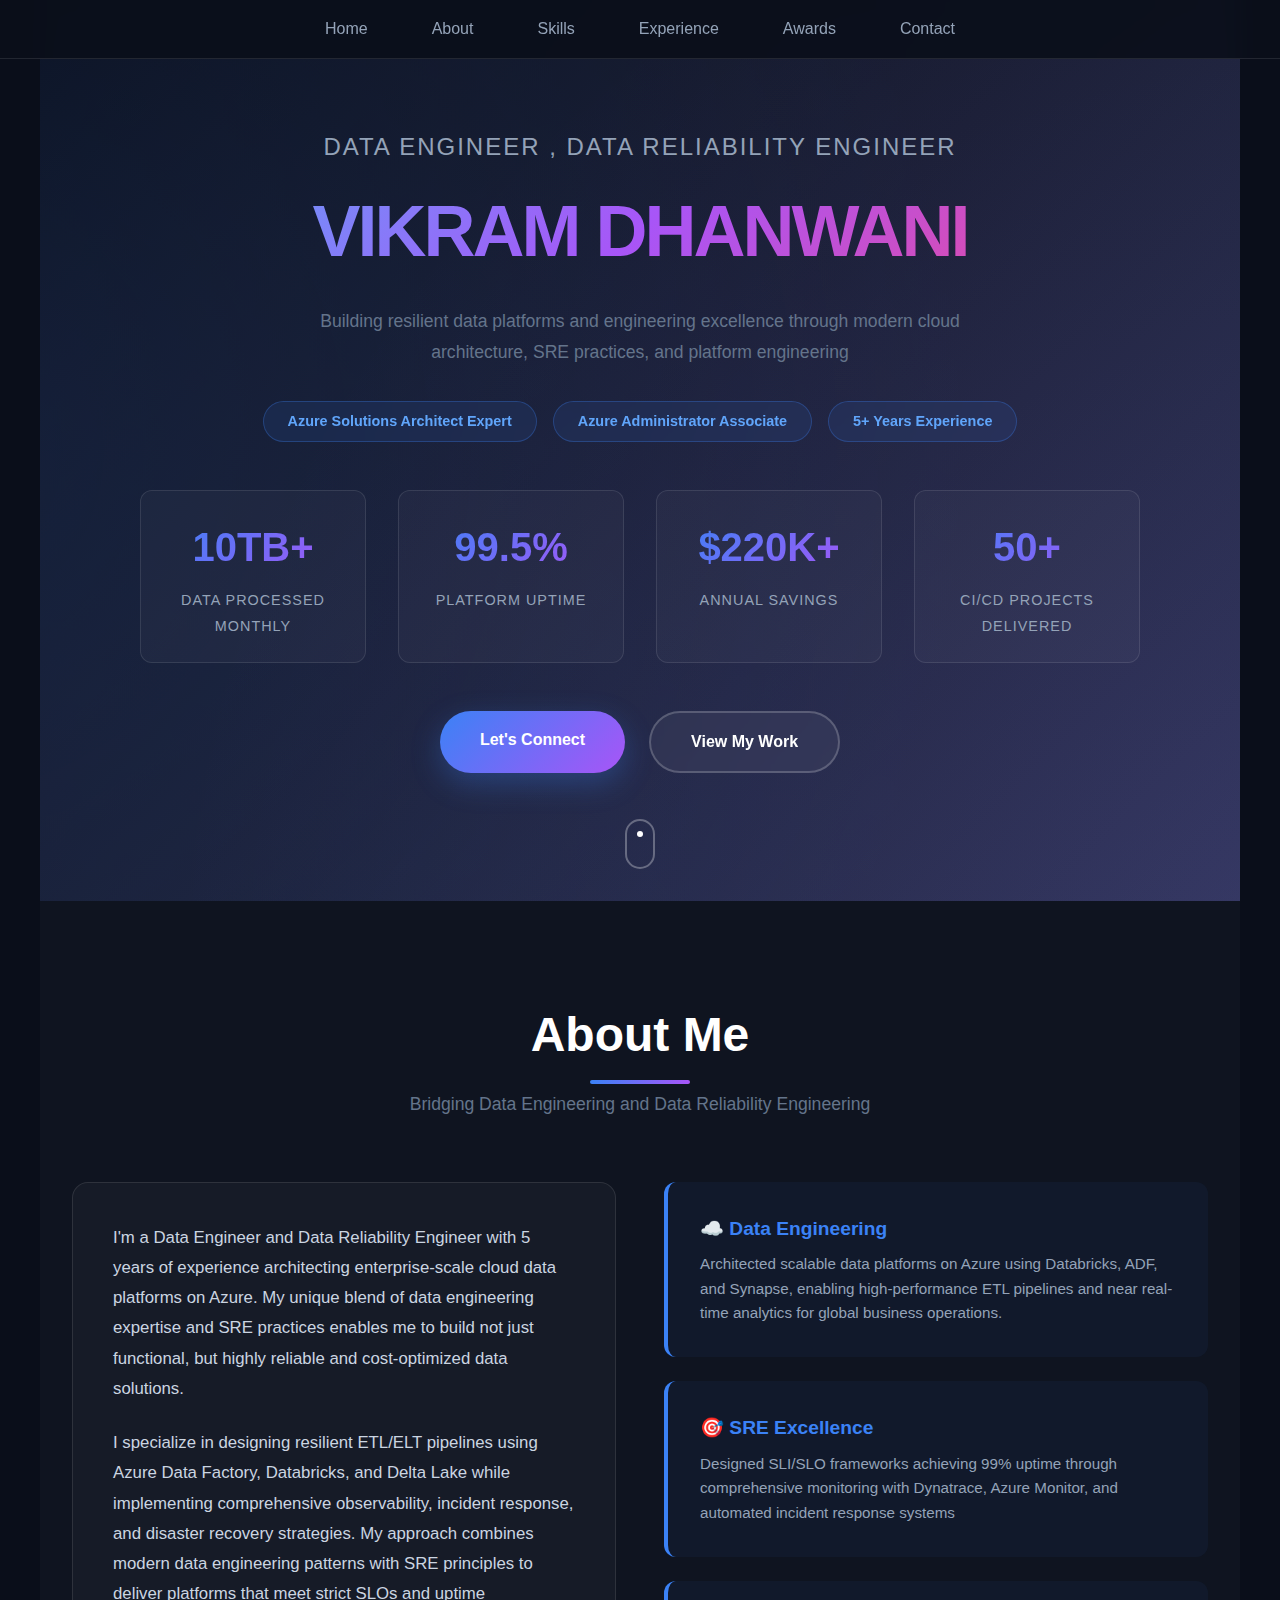
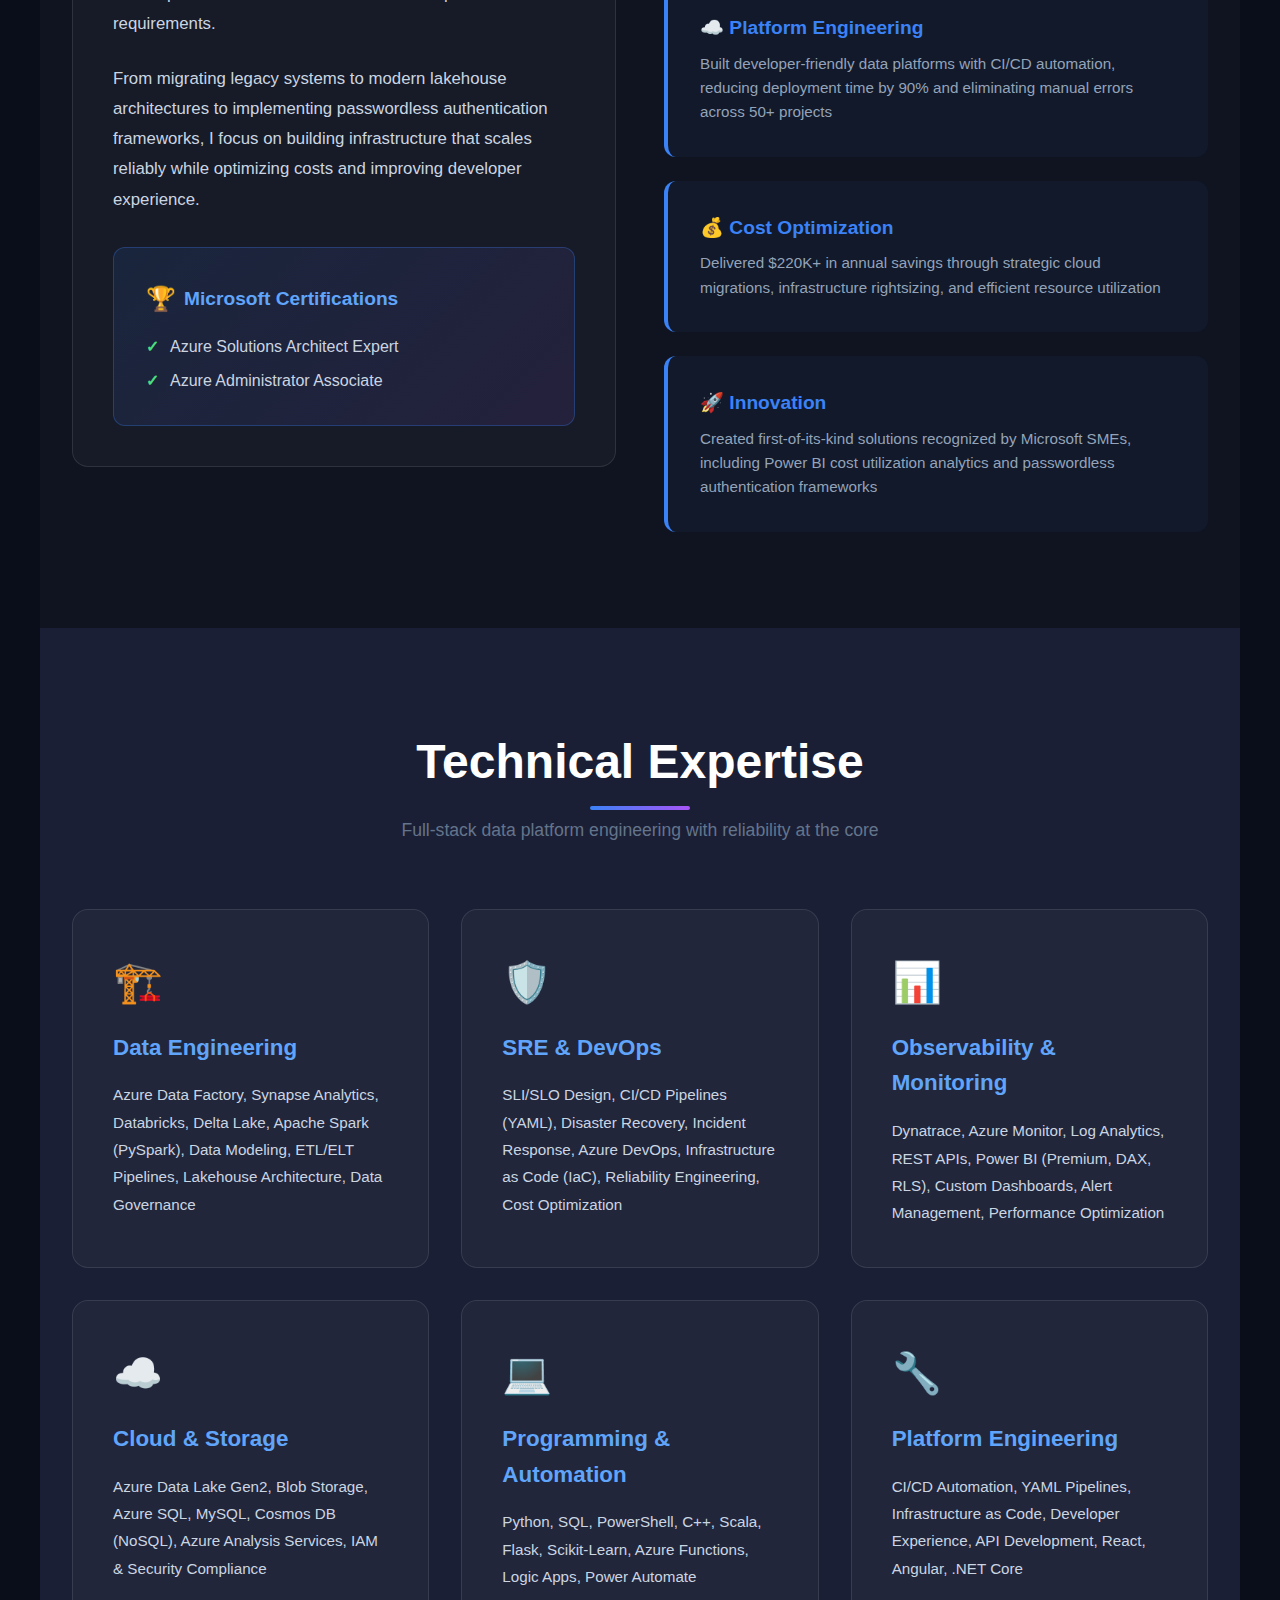
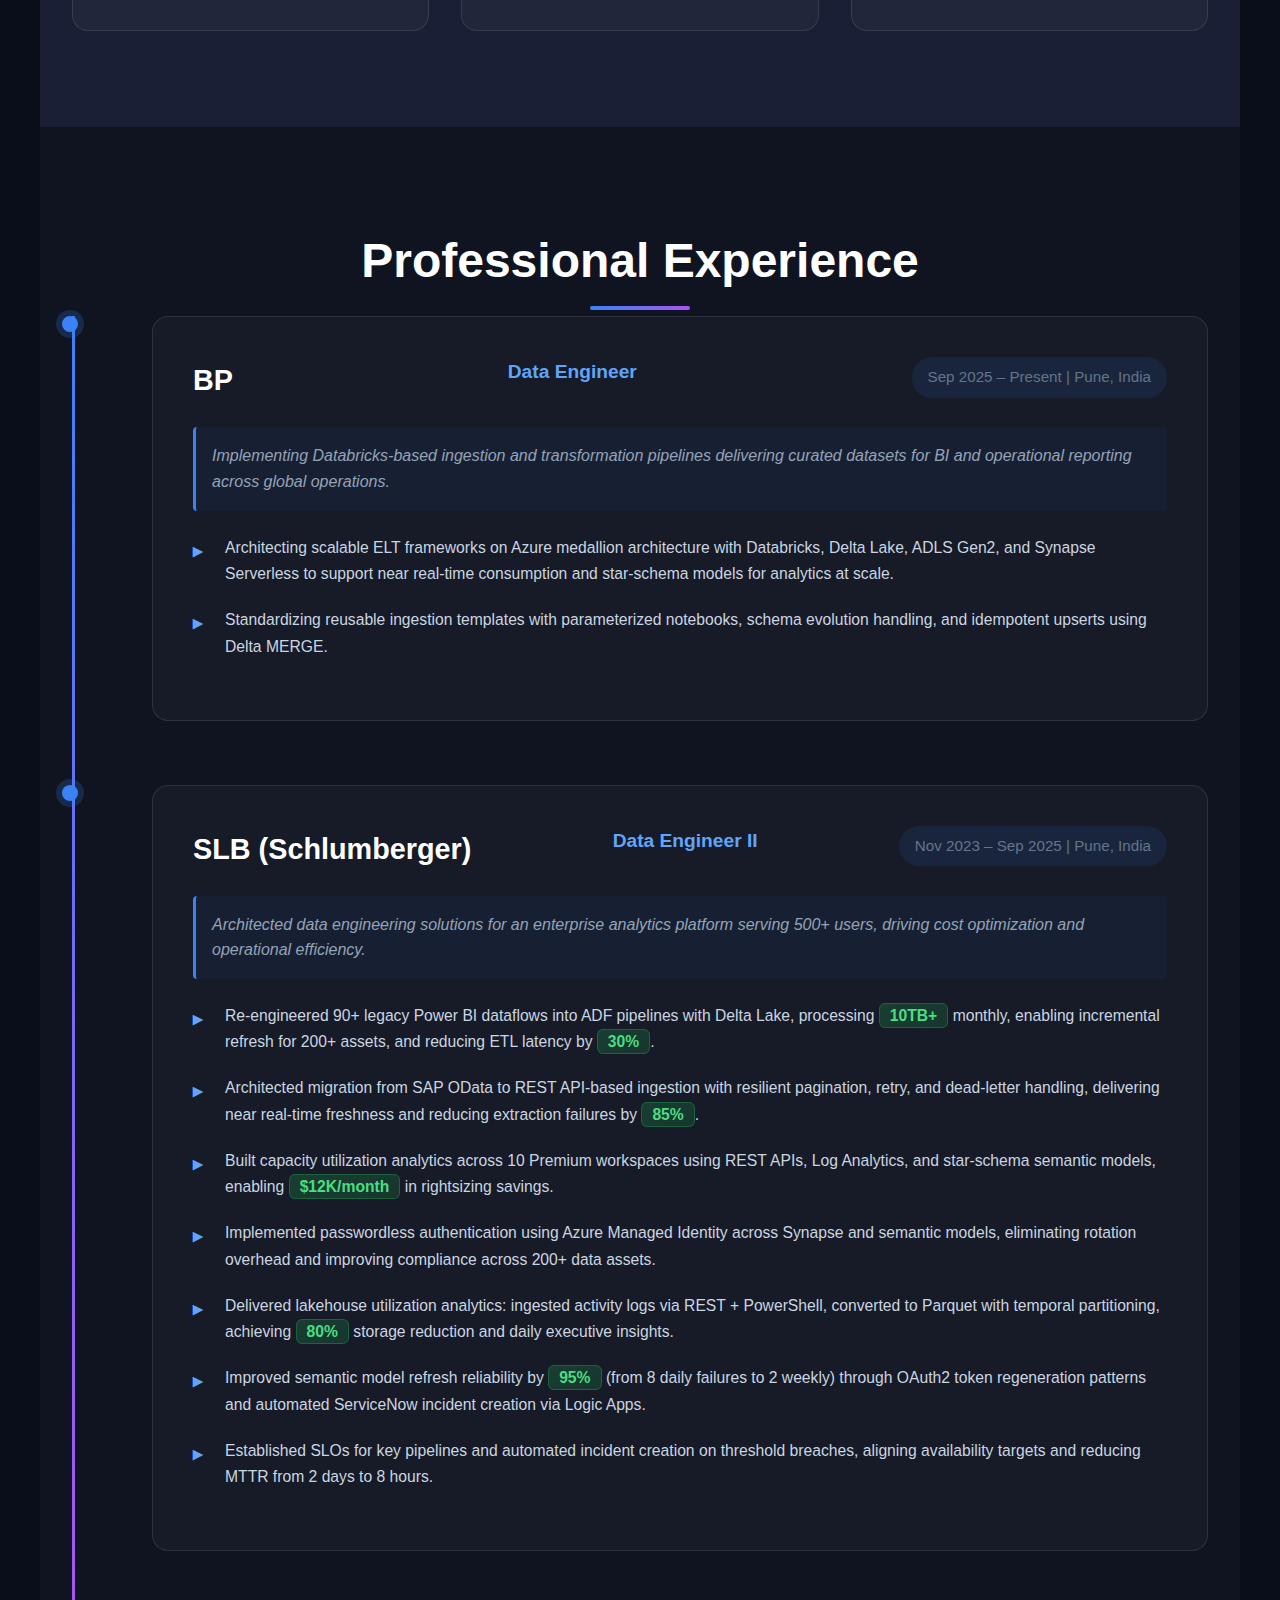
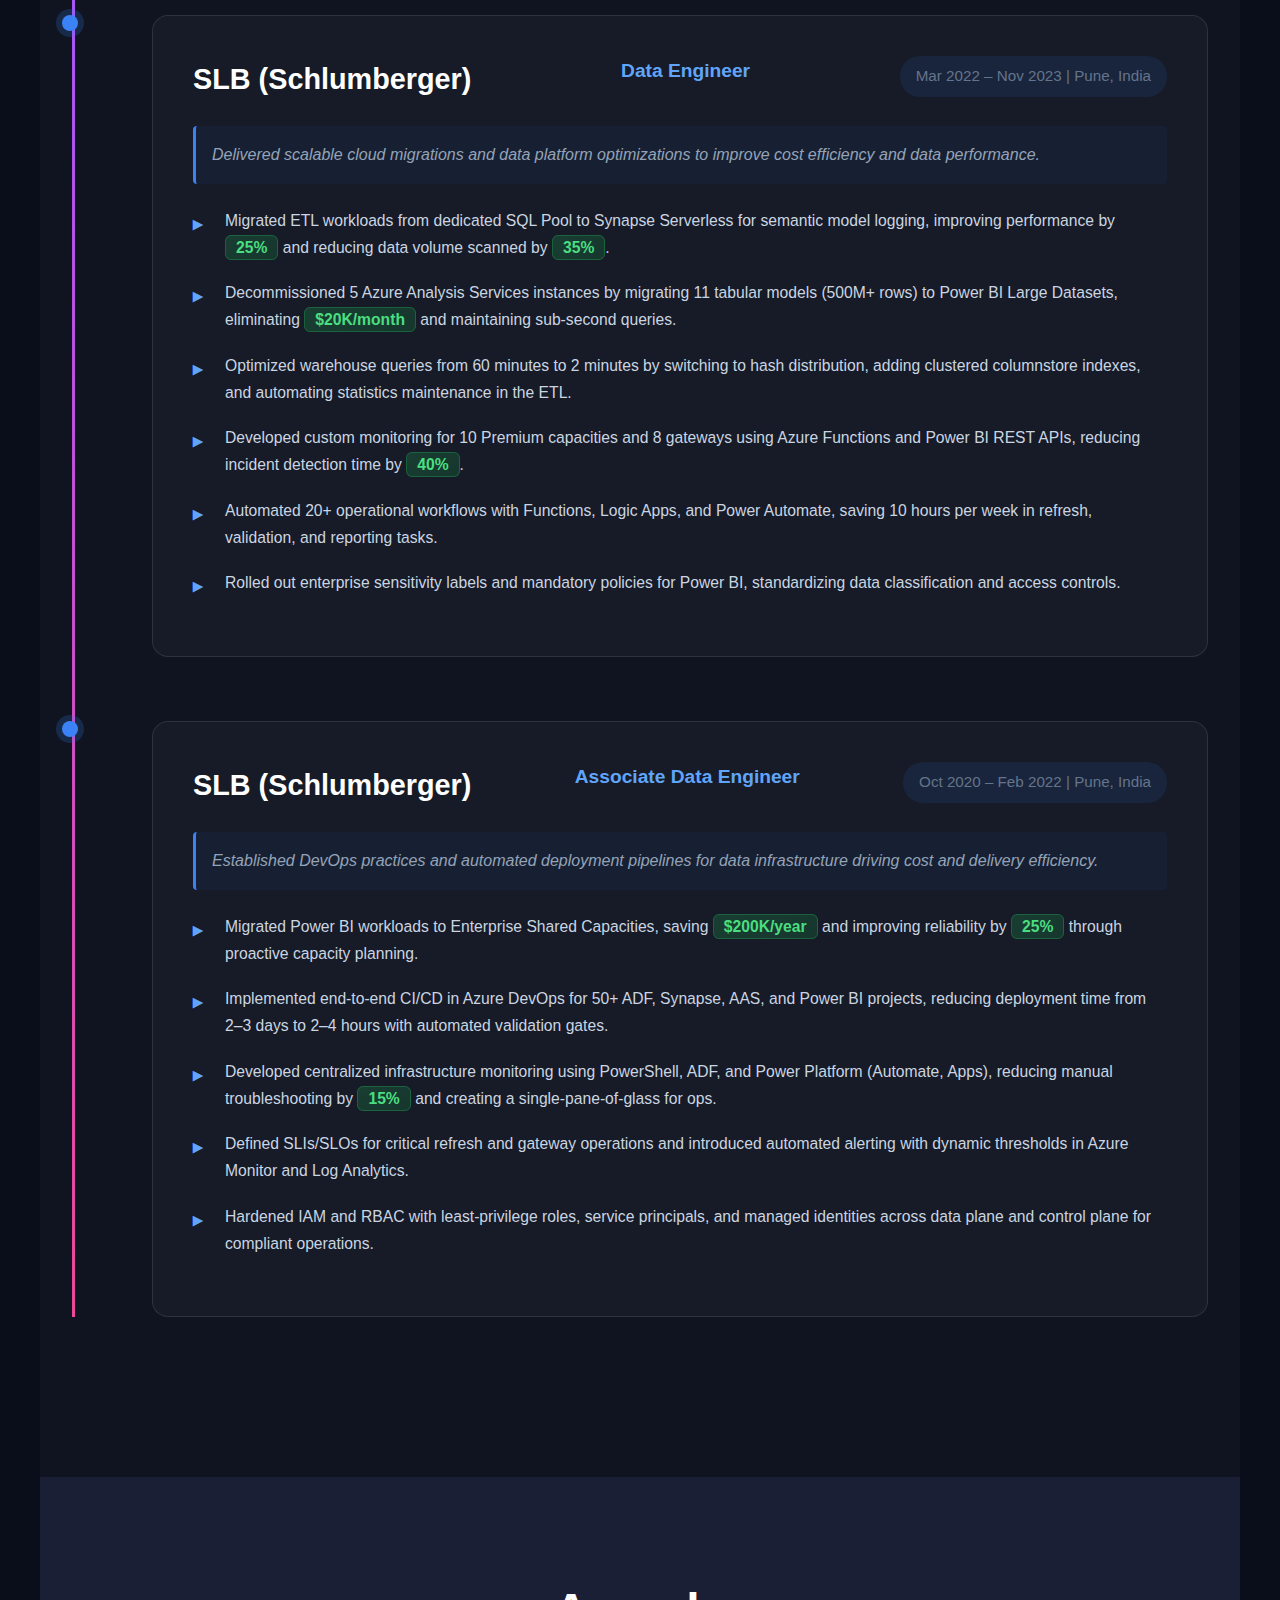
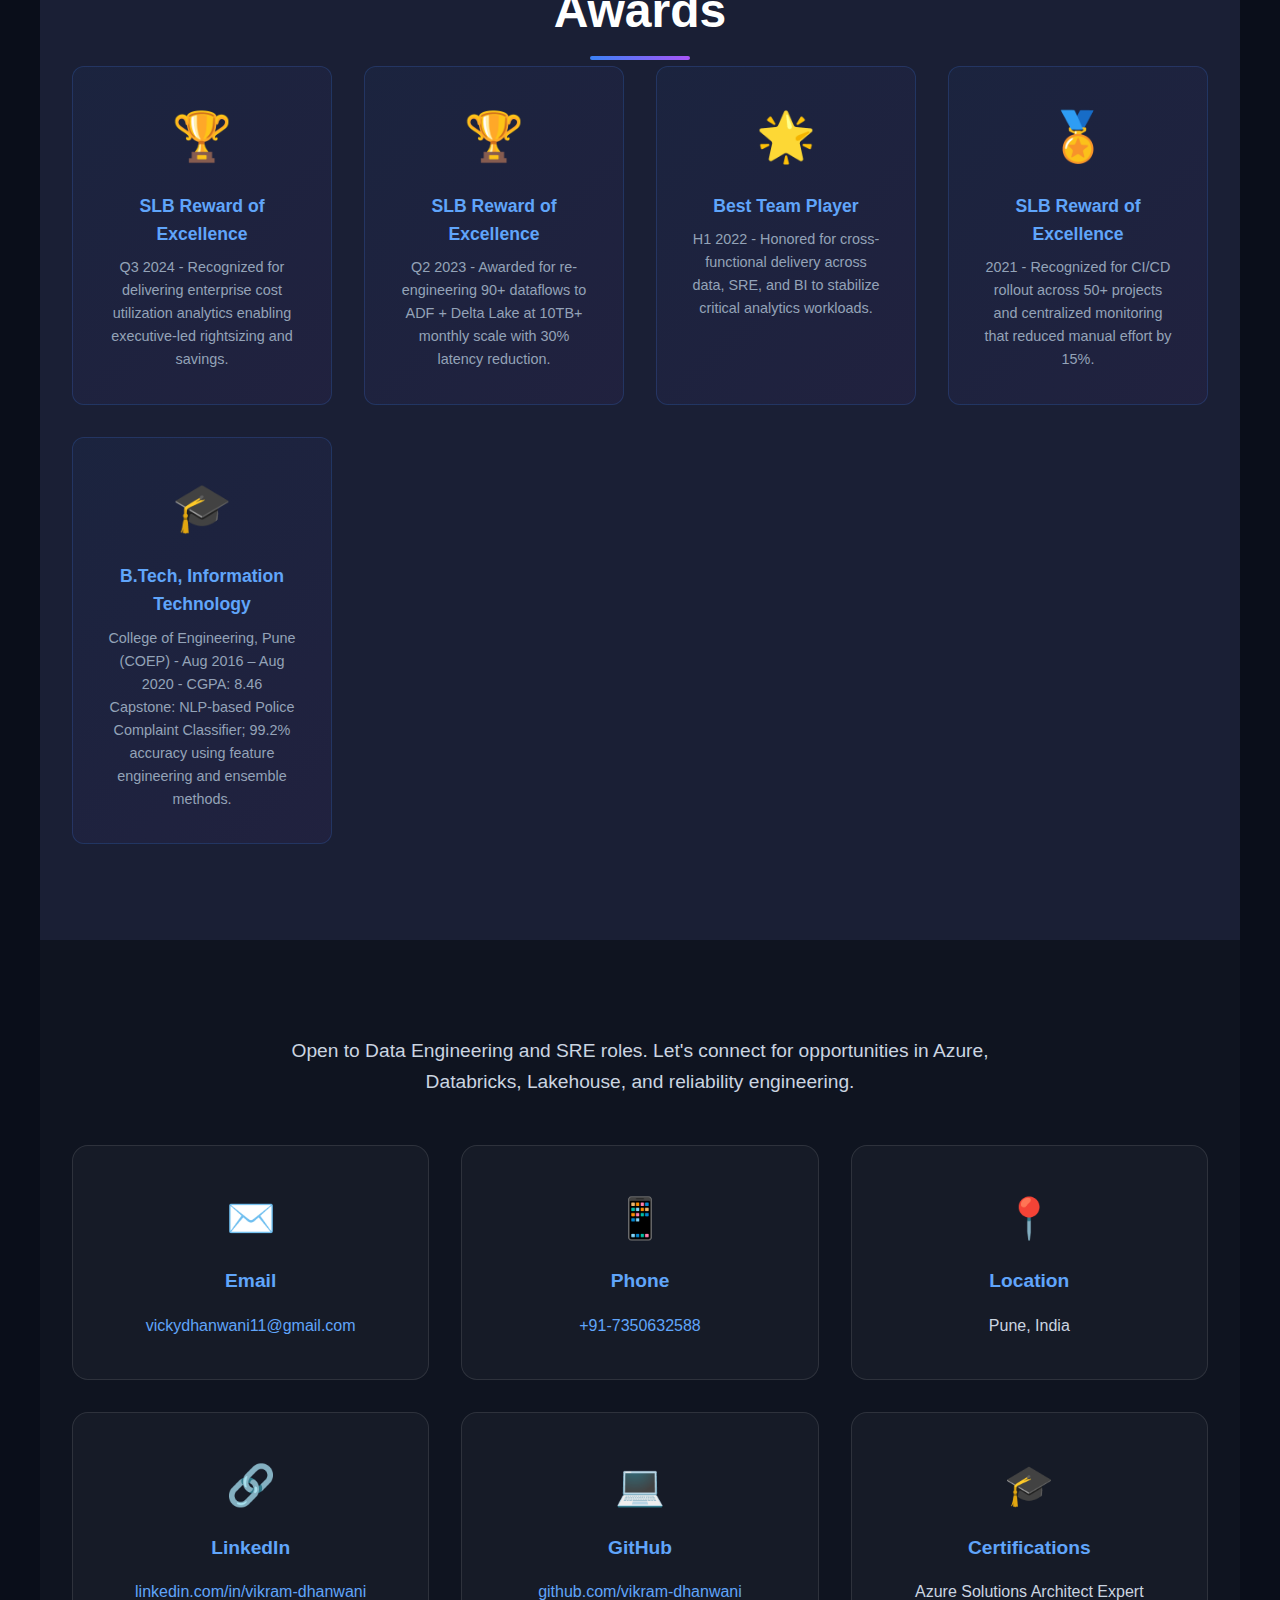
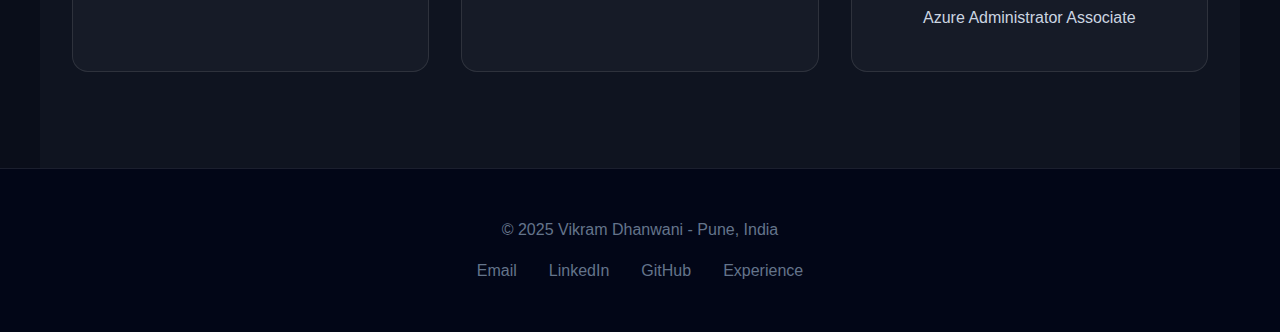
<file: portfolio.html>
<!DOCTYPE html>
<html lang="en">
  <head>
    <meta charset="UTF-8">
    <meta name="viewport" content="width=device-width, initial-scale=1.0">
    <title>Vikram Dhanwani - Data Engineer & SRE Portfolio</title>
    <style>
      * {
        margin: 0;
        padding: 0;
        box-sizing: border-box;
      }

      body {
        font-family: 'Inter', 'Segoe UI', sans-serif;
        line-height: 1.6;
        color: #2c3e50;
        background: #0a0e1a;
        overflow-x: hidden;
      }

      /* Hero Section */
      .hero {
        min-height: 100vh;
        background: linear-gradient(135deg, #0a0e1a 0%, #1a1f35 50%, #2a3555 100%);
        position: relative;
        display: flex;
        align-items: center;
        justify-content: center;
        overflow: hidden;
      }

      .hero::before {
        content: '';
        position: absolute;
        width: 200%;
        height: 200%;
        background:
          radial-gradient(circle at 20% 50%, rgba(59, 130, 246, 0.1) 0%, transparent 50%),
          radial-gradient(circle at 80% 80%, rgba(168, 85, 247, 0.1) 0%, transparent 50%);
        animation: bgPulse 15s ease-in-out infinite;
      }

      @keyframes bgPulse {

        0%,
        100% {
          transform: scale(1) rotate(0deg);
        }

        50% {
          transform: scale(1.1) rotate(5deg);
        }
      }

      .hero-content {
        text-align: center;
        z-index: 1;
        padding: 2rem;
        animation: fadeInUp 1s ease-out;
      }

      @keyframes fadeInUp {
        from {
          opacity: 0;
          transform: translateY(30px);
        }

        to {
          opacity: 1;
          transform: translateY(0);
        }
      }

      .hero h1 {
        font-size: 4.5rem;
        font-weight: 900;
        background: linear-gradient(135deg, #60a5fa, #a855f7, #ec4899);
        -webkit-background-clip: text;
        -webkit-text-fill-color: transparent;
        background-clip: text;
        margin-bottom: 1rem;
        letter-spacing: -3px;
      }

      .hero h2 {
        font-size: 1.5rem;
        color: #94a3b8;
        font-weight: 300;
        margin-bottom: 0.5rem;
        letter-spacing: 2px;
        text-transform: uppercase;
      }

      .hero-subtitle {
        font-size: 1.1rem;
        color: #64748b;
        max-width: 700px;
        margin: 0 auto 2rem;
        line-height: 1.8;
      }

      .hero-badges {
        display: flex;
        gap: 1rem;
        justify-content: center;
        flex-wrap: wrap;
        margin: 2rem 0;
      }

      .badge {
        background: rgba(59, 130, 246, 0.1);
        border: 1px solid rgba(59, 130, 246, 0.3);
        padding: 0.5rem 1.5rem;
        border-radius: 50px;
        color: #60a5fa;
        font-size: 0.9rem;
        font-weight: 600;
        backdrop-filter: blur(10px);
      }

      .hero-stats {
        display: grid;
        grid-template-columns: repeat(auto-fit, minmax(200px, 1fr));
        gap: 2rem;
        max-width: 1000px;
        margin: 3rem auto;
      }

      .stat {
        text-align: center;
        padding: 1.5rem;
        background: rgba(255, 255, 255, 0.03);
        border-radius: 12px;
        border: 1px solid rgba(255, 255, 255, 0.1);
        transition: all 0.3s ease;
      }

      .stat:hover {
        background: rgba(255, 255, 255, 0.05);
        transform: translateY(-5px);
      }

      .stat-number {
        font-size: 2.5rem;
        font-weight: 700;
        background: linear-gradient(135deg, #3b82f6, #a855f7);
        -webkit-background-clip: text;
        -webkit-text-fill-color: transparent;
        background-clip: text;
        display: block;
        margin-bottom: 0.5rem;
      }

      .stat-label {
        color: #94a3b8;
        font-size: 0.9rem;
        text-transform: uppercase;
        letter-spacing: 1px;
      }

      .cta-buttons {
        display: flex;
        gap: 1.5rem;
        justify-content: center;
        margin-top: 3rem;
        flex-wrap: wrap;
      }

      .btn {
        padding: 1rem 2.5rem;
        border-radius: 50px;
        text-decoration: none;
        font-weight: 600;
        transition: all 0.3s ease;
        display: inline-block;
        font-size: 1rem;
      }

      .btn-primary {
        background: linear-gradient(135deg, #3b82f6, #a855f7);
        color: white;
        box-shadow: 0 10px 30px rgba(59, 130, 246, 0.3);
      }

      .btn-primary:hover {
        transform: translateY(-2px);
        box-shadow: 0 15px 40px rgba(59, 130, 246, 0.5);
      }

      .btn-secondary {
        background: rgba(255, 255, 255, 0.05);
        color: white;
        border: 2px solid rgba(255, 255, 255, 0.2);
        backdrop-filter: blur(10px);
      }

      .btn-secondary:hover {
        background: rgba(255, 255, 255, 0.1);
        border-color: rgba(255, 255, 255, 0.3);
        transform: translateY(-2px);
      }

      .scroll-indicator {
        position: absolute;
        bottom: 2rem;
        left: 50%;
        transform: translateX(-50%);
        animation: bounce 2s infinite;
      }

      @keyframes bounce {

        0%,
        20%,
        50%,
        80%,
        100% {
          transform: translateX(-50%) translateY(0);
        }

        40% {
          transform: translateX(-50%) translateY(-10px);
        }

        60% {
          transform: translateX(-50%) translateY(-5px);
        }
      }

      .scroll-indicator span {
        display: block;
        width: 30px;
        height: 50px;
        border: 2px solid rgba(255, 255, 255, 0.3);
        border-radius: 25px;
        position: relative;
      }

      .scroll-indicator span::before {
        content: '';
        position: absolute;
        top: 10px;
        left: 50%;
        width: 6px;
        height: 6px;
        background: white;
        border-radius: 50%;
        transform: translateX(-50%);
        animation: scrollDot 2s infinite;
      }

      @keyframes scrollDot {
        0% {
          opacity: 1;
          top: 10px;
        }

        100% {
          opacity: 0;
          top: 30px;
        }
      }

      /* Navigation */
      nav {
        position: fixed;
        top: 0;
        width: 100%;
        background: rgba(10, 14, 26, 0.9);
        backdrop-filter: blur(10px);
        z-index: 100;
        padding: 1rem 0;
        border-bottom: 1px solid rgba(255, 255, 255, 0.1);
      }

      nav ul {
        list-style: none;
        display: flex;
        justify-content: center;
        gap: 2rem;
        flex-wrap: wrap;
        padding: 0 2rem;
      }

      nav a {
        color: #94a3b8;
        text-decoration: none;
        font-weight: 500;
        transition: color 0.3s;
        padding: 0.5rem 1rem;
        position: relative;
      }

      nav a::after {
        content: '';
        position: absolute;
        bottom: 0;
        left: 50%;
        width: 0;
        height: 2px;
        background: linear-gradient(90deg, #3b82f6, #a855f7);
        transition: all 0.3s ease;
        transform: translateX(-50%);
      }

      nav a:hover {
        color: #3b82f6;
      }

      nav a:hover::after {
        width: 80%;
      }

      /* Section Styles */
      section {
        padding: 6rem 2rem;
        max-width: 1200px;
        margin: 0 auto;
      }

      .section-title {
        font-size: 3rem;
        font-weight: 800;
        color: white;
        margin-bottom: 1rem;
        text-align: center;
        position: relative;
      }

      .section-subtitle {
        text-align: center;
        color: #64748b;
        font-size: 1.1rem;
        margin-bottom: 4rem;
        max-width: 600px;
        margin-left: auto;
        margin-right: auto;
      }

      .section-title::after {
        content: '';
        position: absolute;
        bottom: -10px;
        left: 50%;
        transform: translateX(-50%);
        width: 100px;
        height: 4px;
        background: linear-gradient(90deg, #3b82f6, #a855f7);
        border-radius: 2px;
      }

      /* About Section */
      #about {
        background: #0f1420;
      }

      .about-content {
        display: grid;
        grid-template-columns: 1fr 1fr;
        gap: 3rem;
        align-items: start;
      }

      .about-text {
        background: rgba(255, 255, 255, 0.03);
        padding: 2.5rem;
        border-radius: 16px;
        border: 1px solid rgba(255, 255, 255, 0.1);
      }

      .about-text p {
        color: #cbd5e1;
        font-size: 1.05rem;
        line-height: 1.8;
        margin-bottom: 1.5rem;
      }

      .about-highlights {
        display: grid;
        gap: 1.5rem;
      }

      .highlight-card {
        background: rgba(59, 130, 246, 0.05);
        padding: 2rem;
        border-radius: 12px;
        border-left: 4px solid #3b82f6;
        transition: all 0.3s ease;
      }

      .highlight-card:hover {
        background: rgba(59, 130, 246, 0.1);
        transform: translateX(10px);
      }

      .highlight-card h3 {
        color: #3b82f6;
        margin-bottom: 0.5rem;
        font-size: 1.2rem;
      }

      .highlight-card p {
        color: #94a3b8;
        font-size: 0.95rem;
        line-height: 1.6;
      }

      .certifications {
        background: linear-gradient(135deg, rgba(59, 130, 246, 0.1), rgba(168, 85, 247, 0.1));
        padding: 2rem;
        border-radius: 12px;
        border: 1px solid rgba(59, 130, 246, 0.3);
        margin-top: 2rem;
      }

      .certifications h3 {
        color: #60a5fa;
        margin-bottom: 1rem;
        font-size: 1.2rem;
        display: flex;
        align-items: center;
        gap: 0.5rem;
      }

      .certifications h3::before {
        content: '🏆';
        font-size: 1.5rem;
      }

      .cert-list {
        display: flex;
        flex-direction: column;
        gap: 0.5rem;
      }

      .cert-item {
        color: #cbd5e1;
        padding-left: 1.5rem;
        position: relative;
      }

      .cert-item::before {
        content: '✓';
        position: absolute;
        left: 0;
        color: #4ade80;
        font-weight: bold;
      }

      /* Skills Section */
      #skills {
        background: #1a1f35;
      }

      .skills-grid {
        display: grid;
        grid-template-columns: repeat(auto-fit, minmax(320px, 1fr));
        gap: 2rem;
      }

      .skill-card {
        background: rgba(255, 255, 255, 0.03);
        padding: 2.5rem;
        border-radius: 16px;
        border: 1px solid rgba(255, 255, 255, 0.1);
        transition: all 0.3s ease;
        position: relative;
        overflow: hidden;
      }

      .skill-card::before {
        content: '';
        position: absolute;
        top: 0;
        left: 0;
        width: 100%;
        height: 4px;
        background: linear-gradient(90deg, #3b82f6, #a855f7);
        transform: scaleX(0);
        transition: transform 0.3s ease;
      }

      .skill-card:hover::before {
        transform: scaleX(1);
      }

      .skill-card:hover {
        transform: translateY(-10px);
        border-color: rgba(59, 130, 246, 0.5);
        box-shadow: 0 20px 40px rgba(59, 130, 246, 0.2);
        background: rgba(255, 255, 255, 0.05);
      }

      .skill-icon {
        font-size: 2.5rem;
        margin-bottom: 1rem;
      }

      .skill-card h3 {
        color: #60a5fa;
        margin-bottom: 1rem;
        font-size: 1.4rem;
      }

      .skill-card p {
        color: #cbd5e1;
        line-height: 1.8;
        font-size: 0.95rem;
      }

      /* Experience Section */
      #experience {
        background: #0f1420;
      }

      .timeline {
        position: relative;
        padding-left: 3rem;
      }

      .timeline::before {
        content: '';
        position: absolute;
        left: 0;
        top: 0;
        bottom: 0;
        width: 3px;
        background: linear-gradient(180deg, #3b82f6, #a855f7, #ec4899);
      }

      .timeline-item {
        position: relative;
        margin-bottom: 4rem;
        padding-left: 2rem;
      }

      .timeline-item::before {
        content: '';
        position: absolute;
        left: -3.6rem;
        top: 0;
        width: 16px;
        height: 16px;
        background: #3b82f6;
        border-radius: 50%;
        box-shadow: 0 0 0 6px rgba(59, 130, 246, 0.2);
        animation: pulse 2s infinite;
      }

      @keyframes pulse {

        0%,
        100% {
          box-shadow: 0 0 0 6px rgba(59, 130, 246, 0.2);
        }

        50% {
          box-shadow: 0 0 0 10px rgba(59, 130, 246, 0.1);
        }
      }

      .experience-card {
        background: rgba(255, 255, 255, 0.03);
        padding: 2.5rem;
        border-radius: 16px;
        border: 1px solid rgba(255, 255, 255, 0.1);
        transition: all 0.3s ease;
      }

      .experience-card:hover {
        background: rgba(255, 255, 255, 0.05);
        border-color: rgba(59, 130, 246, 0.3);
      }

      .experience-header {
        display: flex;
        justify-content: space-between;
        align-items: start;
        margin-bottom: 1rem;
        flex-wrap: wrap;
        gap: 1rem;
      }

      .experience-header h3 {
        color: white;
        font-size: 1.8rem;
        margin-bottom: 0.5rem;
      }

      .experience-header .role {
        color: #60a5fa;
        font-size: 1.2rem;
        font-weight: 600;
        display: flex;
        align-items: center;
        gap: 0.5rem;
      }

      .experience-header .dates {
        color: #64748b;
        font-size: 0.95rem;
        background: rgba(59, 130, 246, 0.1);
        padding: 0.5rem 1rem;
        border-radius: 20px;
        white-space: nowrap;
      }

      .experience-description {
        color: #94a3b8;
        margin-bottom: 1.5rem;
        font-style: italic;
        padding: 1rem;
        background: rgba(59, 130, 246, 0.05);
        border-left: 3px solid #3b82f6;
        border-radius: 4px;
      }

      .achievements {
        list-style: none;
      }

      .achievements li {
        color: #cbd5e1;
        margin-bottom: 1.2rem;
        padding-left: 2rem;
        position: relative;
        line-height: 1.7;
        font-size: 0.98rem;
      }

      .achievements li::before {
        content: '▸';
        position: absolute;
        left: 0;
        color: #60a5fa;
        font-weight: bold;
        font-size: 1.2rem;
      }

      .metric {
        background: linear-gradient(135deg, rgba(34, 197, 94, 0.2), rgba(22, 163, 74, 0.2));
        padding: 3px 10px;
        border-radius: 6px;
        font-weight: 700;
        color: #4ade80;
        border: 1px solid rgba(34, 197, 94, 0.3);
      }

      /* Awards Section */
      #awards {
        background: #1a1f35;
      }

      .awards-grid {
        display: grid;
        grid-template-columns: repeat(auto-fit, minmax(250px, 1fr));
        gap: 2rem;
      }

      .award-card {
        background: linear-gradient(135deg, rgba(59, 130, 246, 0.05), rgba(168, 85, 247, 0.05));
        padding: 2rem;
        border-radius: 12px;
        border: 1px solid rgba(59, 130, 246, 0.2);
        text-align: center;
        transition: all 0.3s ease;
      }

      .award-card:hover {
        transform: translateY(-5px);
        border-color: rgba(59, 130, 246, 0.5);
        box-shadow: 0 10px 30px rgba(59, 130, 246, 0.2);
      }

      .award-icon {
        font-size: 3rem;
        margin-bottom: 1rem;
      }

      .award-card h3 {
        color: #60a5fa;
        margin-bottom: 0.5rem;
        font-size: 1.1rem;
      }

      .award-card p {
        color: #94a3b8;
        font-size: 0.9rem;
      }

      /* Contact Section */
      #contact {
        background: #0f1420;
      }

      .contact-intro {
        text-align: center;
        color: #cbd5e1;
        font-size: 1.2rem;
        margin-bottom: 3rem;
        max-width: 700px;
        margin-left: auto;
        margin-right: auto;
      }

      .contact-grid {
        display: grid;
        grid-template-columns: repeat(auto-fit, minmax(280px, 1fr));
        gap: 2rem;
      }

      .contact-card {
        background: rgba(255, 255, 255, 0.03);
        padding: 2.5rem;
        border-radius: 16px;
        border: 1px solid rgba(255, 255, 255, 0.1);
        transition: all 0.3s ease;
        text-align: center;
      }

      .contact-card:hover {
        transform: translateY(-5px);
        border-color: rgba(59, 130, 246, 0.5);
        background: rgba(255, 255, 255, 0.05);
      }

      .contact-icon {
        font-size: 2.5rem;
        margin-bottom: 1rem;
      }

      .contact-card h3 {
        color: #60a5fa;
        margin-bottom: 1rem;
        font-size: 1.2rem;
      }

      .contact-card p {
        color: #cbd5e1;
        font-size: 1rem;
      }

      .contact-card a {
        color: #60a5fa;
        text-decoration: none;
        transition: color 0.3s;
      }

      .contact-card a:hover {
        color: #93c5fd;
      }

      /* Footer */
      footer {
        background: #020617;
        padding: 3rem 2rem;
        text-align: center;
        color: #64748b;
        border-top: 1px solid rgba(255, 255, 255, 0.1);
      }

      footer p {
        margin-bottom: 1rem;
      }

      .footer-links {
        display: flex;
        justify-content: center;
        gap: 2rem;
        margin-top: 1rem;
        flex-wrap: wrap;
      }

      .footer-links a {
        color: #64748b;
        text-decoration: none;
        transition: color 0.3s;
      }

      .footer-links a:hover {
        color: #3b82f6;
      }

      /* Responsive */
      @media (max-width: 768px) {
        .hero h1 {
          font-size: 2.5rem;
        }

        .hero h2 {
          font-size: 1.2rem;
        }

        .hero-stats {
          grid-template-columns: 1fr;
        }

        .cta-buttons {
          flex-direction: column;
          align-items: center;
        }

        .section-title {
          font-size: 2rem;
        }

        nav ul {
          gap: 1rem;
        }

        .about-content {
          grid-template-columns: 1fr;
        }

        .timeline {
          padding-left: 2rem;
        }

        .timeline-item {
          padding-left: 1.5rem;
        }

        .timeline-item::before {
          left: -2.6rem;
        }
      }
    </style>
  </head>
  <body>
    <nav>
      <ul>
        <li>
          <a href="#home">Home</a>
        </li>
        <li>
          <a href="#about">About</a>
        </li>
        <li>
          <a href="#skills">Skills</a>
        </li>
        <li>
          <a href="#experience">Experience</a>
        </li>
        <li>
          <a href="#awards">Awards</a>
        </li>
        <li>
          <a href="#contact">Contact</a>
        </li>
      </ul>
    </nav>
    <section id="home" class="hero">
      <div class="hero-content">
        <h2>Data Engineer , Data Reliability Engineer</h2>
        <h1>VIKRAM DHANWANI</h1>
        <p class="hero-subtitle"> Building resilient data platforms and engineering excellence through modern cloud architecture, SRE practices, and platform engineering </p>
        <div class="hero-badges">
          <span class="badge">Azure Solutions Architect Expert</span>
          <span class="badge">Azure Administrator Associate</span>
          <span class="badge">5+ Years Experience</span>
        </div>
        <div class="hero-stats">
          <div class="stat">
            <span class="stat-number">10TB+</span>
            <span class="stat-label">Data Processed Monthly</span>
          </div>
          <div class="stat">
            <span class="stat-number">99.5%</span>
            <span class="stat-label">Platform Uptime</span>
          </div>
          <div class="stat">
            <span class="stat-number">$220K+</span>
            <span class="stat-label">Annual Savings</span>
          </div>
          <div class="stat">
            <span class="stat-number">50+</span>
            <span class="stat-label">CI/CD Projects Delivered</span>
          </div>
        </div>
        <div class="cta-buttons">
          <a href="#contact" class="btn btn-primary">Let's Connect</a>
          <a href="#experience" class="btn btn-secondary">View My Work</a>
        </div>
      </div>
      <div class="scroll-indicator">
        <span></span>
      </div>
    </section>
    <section id="about">
      <h2 class="section-title">About Me</h2>
      <p class="section-subtitle">Bridging Data Engineering and Data Reliability Engineering</p>
      <div class="about-content">
        <div class="about-text">
          <p> I'm a Data Engineer and Data Reliability Engineer with 5 years of experience architecting enterprise-scale cloud data platforms on Azure. My unique blend of data engineering expertise and SRE practices enables me to build not just functional, but highly reliable and cost-optimized data solutions. </p>
          <p> I specialize in designing resilient ETL/ELT pipelines using Azure Data Factory, Databricks, and Delta Lake while implementing comprehensive observability, incident response, and disaster recovery strategies. My approach combines modern data engineering patterns with SRE principles to deliver platforms that meet strict SLOs and uptime requirements. </p>
          <p> From migrating legacy systems to modern lakehouse architectures to implementing passwordless authentication frameworks, I focus on building infrastructure that scales reliably while optimizing costs and improving developer experience. </p>
          <div class="certifications">
            <h3>Microsoft Certifications</h3>
            <div class="cert-list">
              <div class="cert-item">Azure Solutions Architect Expert</div>
              <div class="cert-item">Azure Administrator Associate</div>
            </div>
          </div>
        </div>
        <div class="about-highlights">
          <div class="highlight-card">
            <h3>☁️ Data Engineering</h3>
            <p>Architected scalable data platforms on Azure using Databricks, ADF, and Synapse, enabling high-performance ETL pipelines and near real-time analytics for global business operations.</p>
          </div>
          <div class="highlight-card">
            <h3>🎯 SRE Excellence</h3>
            <p>Designed SLI/SLO frameworks achieving 99% uptime through comprehensive monitoring with Dynatrace, Azure Monitor, and automated incident response systems</p>
          </div>
          <div class="highlight-card">
            <h3>☁️ Platform Engineering</h3>
            <p>Built developer-friendly data platforms with CI/CD automation, reducing deployment time by 90% and eliminating manual errors across 50+ projects</p>
          </div>
          <div class="highlight-card">
            <h3>💰 Cost Optimization</h3>
            <p>Delivered $220K+ in annual savings through strategic cloud migrations, infrastructure rightsizing, and efficient resource utilization</p>
          </div>
          <div class="highlight-card">
            <h3>🚀 Innovation</h3>
            <p>Created first-of-its-kind solutions recognized by Microsoft SMEs, including Power BI cost utilization analytics and passwordless authentication frameworks</p>
          </div>
        </div>
      </div>
    </section>
    <section id="skills">
      <h2 class="section-title">Technical Expertise</h2>
      <p class="section-subtitle">Full-stack data platform engineering with reliability at the core</p>
      <div class="skills-grid">
        <div class="skill-card">
          <div class="skill-icon">🏗️</div>
          <h3>Data Engineering</h3>
          <p>Azure Data Factory, Synapse Analytics, Databricks, Delta Lake, Apache Spark (PySpark), Data Modeling, ETL/ELT Pipelines, Lakehouse Architecture, Data Governance</p>
        </div>
        <div class="skill-card">
          <div class="skill-icon">🛡️</div>
          <h3>SRE & DevOps</h3>
          <p>SLI/SLO Design, CI/CD Pipelines (YAML), Disaster Recovery, Incident Response, Azure DevOps, Infrastructure as Code (IaC), Reliability Engineering, Cost Optimization</p>
        </div>
        <div class="skill-card">
          <div class="skill-icon">📊</div>
          <h3>Observability & Monitoring</h3>
          <p>Dynatrace, Azure Monitor, Log Analytics, REST APIs, Power BI (Premium, DAX, RLS), Custom Dashboards, Alert Management, Performance Optimization</p>
        </div>
        <div class="skill-card">
          <div class="skill-icon">☁️</div>
          <h3>Cloud & Storage</h3>
          <p>Azure Data Lake Gen2, Blob Storage, Azure SQL, MySQL, Cosmos DB (NoSQL), Azure Analysis Services, IAM & Security Compliance</p>
        </div>
        <div class="skill-card">
          <div class="skill-icon">💻</div>
          <h3>Programming & Automation</h3>
          <p>Python, SQL, PowerShell, C++, Scala, Flask, Scikit-Learn, Azure Functions, Logic Apps, Power Automate</p>
        </div>
        <div class="skill-card">
          <div class="skill-icon">🔧</div>
          <h3>Platform Engineering</h3>
          <p>CI/CD Automation, YAML Pipelines, Infrastructure as Code, Developer Experience, API Development, React, Angular, .NET Core</p>
        </div>
      </div>
    </section>
    <section id="experience">
      <h2 class="section-title">Professional Experience</h2>
      <div class="timeline">
        <div class="timeline-item">
          <div class="experience-card">
            <div class="experience-header">
              <h3>BP</h3>
              <span class="role">Data Engineer</span>
              <span class="dates">Sep 2025 – Present | Pune, India</span>
            </div>
            <div class="experience-description"> Implementing Databricks-based ingestion and transformation pipelines delivering curated datasets for BI and operational reporting across global operations. </div>
            <ul class="achievements">
              <li>Architecting scalable ELT frameworks on Azure medallion architecture with Databricks, Delta Lake, ADLS Gen2, and Synapse Serverless to support near real-time consumption and star-schema models for analytics at scale.</li>
              <li>Standardizing reusable ingestion templates with parameterized notebooks, schema evolution handling, and idempotent upserts using Delta MERGE. </li>
            </ul>
          </div>
        </div>
        <div class="timeline-item">
          <div class="experience-card">
            <div class="experience-header">
              <h3>SLB (Schlumberger)</h3>
              <span class="role">Data Engineer II</span>
              <span class="dates">Nov 2023 – Sep 2025 | Pune, India</span>
            </div>
            <div class="experience-description"> Architected data engineering solutions for an enterprise analytics platform serving 500+ users, driving cost optimization and operational efficiency. </div>
            <ul class="achievements">
              <li>Re-engineered 90+ legacy Power BI dataflows into ADF pipelines with Delta Lake, processing <span class="metric">10TB+</span> monthly, enabling incremental refresh for 200+ assets, and reducing ETL latency by <span class="metric">30%</span>. </li>
              <li>Architected migration from SAP OData to REST API-based ingestion with resilient pagination, retry, and dead-letter handling, delivering near real-time freshness and reducing extraction failures by <span class="metric">85%</span>. </li>
              <li>Built capacity utilization analytics across 10 Premium workspaces using REST APIs, Log Analytics, and star-schema semantic models, enabling <span class="metric">$12K/month</span> in rightsizing savings. </li>
              <li>Implemented passwordless authentication using Azure Managed Identity across Synapse and semantic models, eliminating rotation overhead and improving compliance across 200+ data assets.</li>
              <li>Delivered lakehouse utilization analytics: ingested activity logs via REST + PowerShell, converted to Parquet with temporal partitioning, achieving <span class="metric">80%</span> storage reduction and daily executive insights. </li>
              <li>Improved semantic model refresh reliability by <span class="metric">95%</span> (from 8 daily failures to 2 weekly) through OAuth2 token regeneration patterns and automated ServiceNow incident creation via Logic Apps. </li>
              <li>Established SLOs for key pipelines and automated incident creation on threshold breaches, aligning availability targets and reducing MTTR from 2 days to 8 hours.</li>
            </ul>
          </div>
        </div>
        <div class="timeline-item">
          <div class="experience-card">
            <div class="experience-header">
              <h3>SLB (Schlumberger)</h3>
              <span class="role">Data Engineer</span>
              <span class="dates">Mar 2022 – Nov 2023 | Pune, India</span>
            </div>
            <div class="experience-description"> Delivered scalable cloud migrations and data platform optimizations to improve cost efficiency and data performance. </div>
            <ul class="achievements">
              <li>Migrated ETL workloads from dedicated SQL Pool to Synapse Serverless for semantic model logging, improving performance by <span class="metric">25%</span> and reducing data volume scanned by <span class="metric">35%</span>. </li>
              <li>Decommissioned 5 Azure Analysis Services instances by migrating 11 tabular models (500M+ rows) to Power BI Large Datasets, eliminating <span class="metric">$20K/month</span> and maintaining sub-second queries. </li>
              <li>Optimized warehouse queries from 60 minutes to 2 minutes by switching to hash distribution, adding clustered columnstore indexes, and automating statistics maintenance in the ETL.</li>
              <li>Developed custom monitoring for 10 Premium capacities and 8 gateways using Azure Functions and Power BI REST APIs, reducing incident detection time by <span class="metric">40%</span>. </li>
              <li>Automated 20+ operational workflows with Functions, Logic Apps, and Power Automate, saving 10 hours per week in refresh, validation, and reporting tasks.</li>
              <li>Rolled out enterprise sensitivity labels and mandatory policies for Power BI, standardizing data classification and access controls.</li>
            </ul>
          </div>
        </div>
        <div class="timeline-item">
          <div class="experience-card">
            <div class="experience-header">
              <h3>SLB (Schlumberger)</h3>
              <span class="role">Associate Data Engineer</span>
              <span class="dates">Oct 2020 – Feb 2022 | Pune, India</span>
            </div>
            <div class="experience-description"> Established DevOps practices and automated deployment pipelines for data infrastructure driving cost and delivery efficiency. </div>
            <ul class="achievements">
              <li>Migrated Power BI workloads to Enterprise Shared Capacities, saving <span class="metric">$200K/year</span> and improving reliability by <span class="metric">25%</span> through proactive capacity planning. </li>
              <li>Implemented end-to-end CI/CD in Azure DevOps for 50+ ADF, Synapse, AAS, and Power BI projects, reducing deployment time from 2–3 days to 2–4 hours with automated validation gates.</li>
              <li>Developed centralized infrastructure monitoring using PowerShell, ADF, and Power Platform (Automate, Apps), reducing manual troubleshooting by <span class="metric">15%</span> and creating a single-pane-of-glass for ops. </li>
              <li>Defined SLIs/SLOs for critical refresh and gateway operations and introduced automated alerting with dynamic thresholds in Azure Monitor and Log Analytics.</li>
              <li>Hardened IAM and RBAC with least-privilege roles, service principals, and managed identities across data plane and control plane for compliant operations.</li>
            </ul>
          </div>
        </div>
      </div>
    </section>
    <section id="awards">
      <h2 class="section-title">Awards</h2>
      <div class="awards-grid">
        <div class="award-card">
          <div class="award-icon">🏆</div>
          <h3>SLB Reward of Excellence</h3>
          <p>Q3 2024 - Recognized for delivering enterprise cost utilization analytics enabling executive-led rightsizing and savings.</p>
        </div>
        <div class="award-card">
          <div class="award-icon">🏆</div>
          <h3>SLB Reward of Excellence</h3>
          <p>Q2 2023 - Awarded for re-engineering 90+ dataflows to ADF + Delta Lake at 10TB+ monthly scale with 30% latency reduction.</p>
        </div>
        <div class="award-card">
          <div class="award-icon">🌟</div>
          <h3>Best Team Player</h3>
          <p>H1 2022 - Honored for cross-functional delivery across data, SRE, and BI to stabilize critical analytics workloads.</p>
        </div>
        <div class="award-card">
          <div class="award-icon">🏅</div>
          <h3>SLB Reward of Excellence</h3>
          <p>2021 - Recognized for CI/CD rollout across 50+ projects and centralized monitoring that reduced manual effort by 15%.</p>
        </div>
        <div class="award-card">
          <div class="award-icon">🎓</div>
          <h3>B.Tech, Information Technology</h3>
          <p>College of Engineering, Pune (COEP) - Aug 2016 – Aug 2020 - CGPA: 8.46</p>
          <p>Capstone: NLP-based Police Complaint Classifier; 99.2% accuracy using feature engineering and ensemble methods.</p>
        </div>
      </div>
    </section>
    <section id="contact">
      <div class="contact-intro"> Open to Data Engineering and SRE roles. Let's connect for opportunities in Azure, Databricks, Lakehouse, and reliability engineering. </div>
      <div class="contact-grid">
        <div class="contact-card">
          <div class="contact-icon">✉️</div>
          <h3>Email</h3>
          <p>
            <a href="mailto:vickydhanwani11@gmail.com">vickydhanwani11@gmail.com</a>
          </p>
        </div>
        <div class="contact-card">
          <div class="contact-icon">📱</div>
          <h3>Phone</h3>
          <p>
            <a href="tel:+917350632588">+91-7350632588</a>
          </p>
        </div>
        <div class="contact-card">
          <div class="contact-icon">📍</div>
          <h3>Location</h3>
          <p>Pune, India</p>
        </div>
        <div class="contact-card">
          <div class="contact-icon">🔗</div>
          <h3>LinkedIn</h3>
          <p>
            <a href="https://linkedin.com/in/vikram-dhanwani" target="_blank" rel="noopener">linkedin.com/in/vikram-dhanwani</a>
          </p>
        </div>
        <div class="contact-card">
          <div class="contact-icon">💻</div>
          <h3>GitHub</h3>
          <p>
            <a href="https://github.com/vikram-dhanwani" target="_blank" rel="noopener">github.com/vikram-dhanwani</a>
          </p>
        </div>
        <div class="contact-card">
          <div class="contact-icon">🎓</div>
          <h3>Certifications</h3>
          <p> Azure Solutions Architect Expert <br> Azure Administrator Associate </p>
        </div>
      </div>
    </section>
    <footer>
      <p>© 2025 Vikram Dhanwani - Pune, India</p>
      <div class="footer-links">
        <a href="mailto:vickydhanwani11@gmail.com">Email</a>
        <a href="https://linkedin.com/in/vikram-dhanwani" target="_blank" rel="noopener">LinkedIn</a>
        <a href="https://github.com/vikram-dhanwani" target="_blank" rel="noopener">GitHub</a>
        <a href="#experience">Experience</a>
      </div>
    </footer>
</body>
</html>
</file>
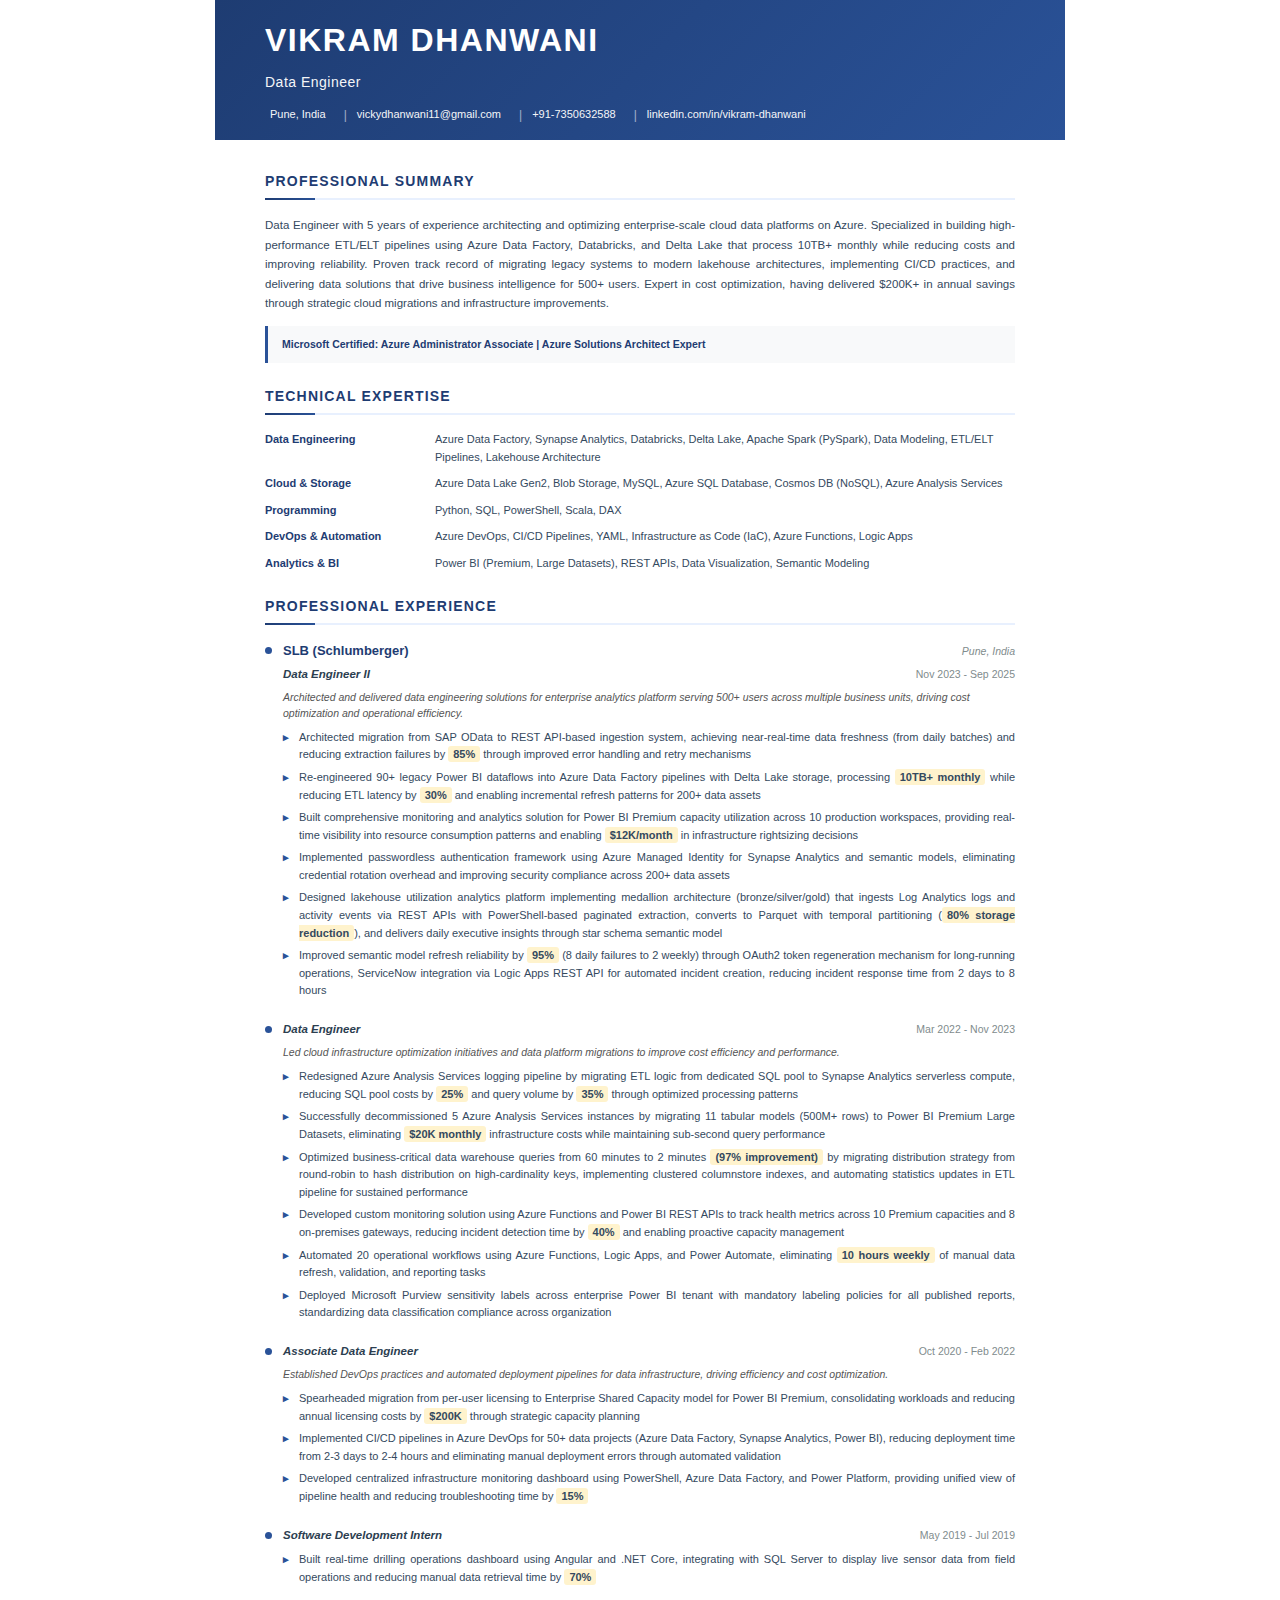
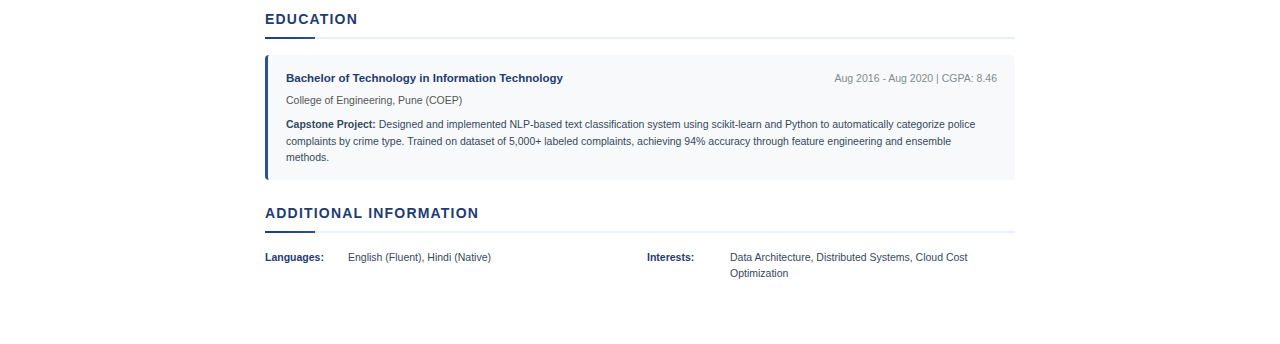
<file: resume.html>
<!DOCTYPE html>
<html lang="en">
<head>
    <meta charset="UTF-8">
    <meta name="viewport" content="width=device-width, initial-scale=1.0">
    <title>Vikram Dhanwani - Data Engineer</title>
    <style>
        * {
            margin: 0;
            padding: 0;
            box-sizing: border-box;
        }
        
        body {
            font-family: 'Segoe UI', 'Helvetica Neue', Arial, sans-serif;
            line-height: 1.6;
            color: #2c3e50;
            background: #ffffff;
        }
        
        .container {
            max-width: 850px;
            margin: 0 auto;
            background: white;
        }
        
        .header {
            background: linear-gradient(135deg, #1e3c72 0%, #2a5298 100%);
            color: white;
            padding: 15px 50px 15px;
            position: relative;
        }
        
        .name {
            font-size: 32px;
            font-weight: 700;
            letter-spacing: 1.5px;
            margin-bottom: 5px;
        }
        
        .title {
            font-size: 14px;
            font-weight: 400;
            letter-spacing: 0.5px;
            opacity: 0.95;
            margin-bottom: 12px;
        }
        
        .contact-bar {
            display: flex;
            flex-wrap: wrap;
            gap: 18px;
            font-size: 11px;
            opacity: 0.95;
        }
        
        .contact-item {
            display: flex;
            align-items: center;
            gap: 5px;
        }
        
        .contact-item::before {
            content: '|';
            font-size: 12px;
            margin-right: 5px;
            opacity: 0.6;
        }
        
        .contact-item:first-child::before {
            content: '';
            margin: 0;
        }
        
        .contact-item a {
            color: white;
            text-decoration: none;
        }
        
        .main-content {
            padding: 30px 50px 40px;
        }
        
        .section {
            margin-bottom: 22px;
        }
        
        .section-title {
            font-size: 14px;
            font-weight: 700;
            color: #1e3c72;
            text-transform: uppercase;
            letter-spacing: 1.2px;
            margin-bottom: 16px;
            padding-bottom: 6px;
            border-bottom: 2px solid #e8f0fe;
            position: relative;
        }
        
        .section-title::before {
            content: '';
            position: absolute;
            bottom: -2px;
            left: 0;
            width: 50px;
            height: 2px;
            background: linear-gradient(135deg, #1e3c72 0%, #2a5298 100%);
        }
        
        .summary-text {
            font-size: 11.5px;
            line-height: 1.7;
            color: #34495e;
            text-align: justify;
        }
        
        .certifications {
            margin-top: 12px;
            padding: 10px 14px;
            background: #f8f9fa;
            border-left: 3px solid #2a5298;
            font-size: 10.5px;
            font-weight: 600;
            color: #1e3c72;
        }
        
        .skills-container {
            display: grid;
            gap: 9px;
        }
        
        .skill-row {
            display: flex;
            font-size: 11px;
            line-height: 1.6;
        }
        
        .skill-label {
            font-weight: 700;
            color: #1e3c72;
            min-width: 170px;
            flex-shrink: 0;
        }
        
        .skill-items {
            color: #34495e;
        }
        
        .experience-item {
            margin-bottom: 20px;
            position: relative;
            padding-left: 18px;
        }
        
        .experience-item::before {
            content: '';
            position: absolute;
            left: 0;
            top: 6px;
            width: 7px;
            height: 7px;
            background: #2a5298;
            border-radius: 50%;
        }
        
        .company-header {
            display: flex;
            justify-content: space-between;
            align-items: baseline;
            margin-bottom: 3px;
        }
        
        .company-name {
            font-size: 13px;
            font-weight: 700;
            color: #1e3c72;
        }
        
        .location {
            font-size: 10.5px;
            color: #7f8c8d;
            font-style: italic;
        }
        
        .role-header {
            display: flex;
            justify-content: space-between;
            align-items: baseline;
            margin-bottom: 7px;
        }
        
        .role-title {
            font-size: 11.5px;
            font-weight: 600;
            color: #2c3e50;
            font-style: italic;
        }
        
        .dates {
            font-size: 10.5px;
            color: #7f8c8d;
            font-weight: 500;
        }
        
        .role-description {
            font-size: 10.5px;
            color: #555;
            margin-bottom: 7px;
            font-style: italic;
            line-height: 1.5;
        }
        
        .achievements {
            list-style: none;
            margin-left: 0;
        }
        
        .achievements li {
            font-size: 11px;
            line-height: 1.6;
            color: #34495e;
            margin-bottom: 5px;
            padding-left: 16px;
            position: relative;
            text-align: justify;
        }
        
        .achievements li::before {
            content: '▸';
            position: absolute;
            left: 0;
            color: #2a5298;
            font-weight: bold;
        }
        
        .education-box {
            background: #f8f9fa;
            padding: 14px 18px;
            border-radius: 4px;
            border-left: 3px solid #2a5298;
        }
        
        .education-header {
            display: flex;
            justify-content: space-between;
            align-items: baseline;
            margin-bottom: 5px;
        }
        
        .degree {
            font-size: 11.5px;
            font-weight: 700;
            color: #1e3c72;
        }
        
        .edu-dates {
            font-size: 10.5px;
            color: #7f8c8d;
        }
        
        .institution {
            font-size: 10.5px;
            color: #555;
            margin-bottom: 7px;
        }
        
        .project-text {
            font-size: 10.5px;
            color: #34495e;
            line-height: 1.6;
        }
        
        .additional-grid {
            display: grid;
            grid-template-columns: 1fr 1fr;
            gap: 14px;
            font-size: 10.5px;
        }
        
        .additional-item {
            display: flex;
            gap: 8px;
        }
        
        .additional-label {
            font-weight: 700;
            color: #1e3c72;
            min-width: 75px;
        }
        
        .additional-value {
            color: #34495e;
        }
        
        .metrics-highlight {
            background: #fff3cd;
            padding: 2px 5px;
            border-radius: 3px;
            font-weight: 600;
        }
        
        @media print {
            body {
                background: white;
            }
            .container {
                max-width: 100%;
            }
            .header {
                padding: 20px 40px 15px;
            }
            .main-content {
                padding: 25px 40px 30px;
            }
        }
        
        @page {
            margin: 0.5in;
            size: letter;
        }
    </style>
</head>
<body>
    <div class="container">
        <div class="header">
            <div class="name">VIKRAM DHANWANI</div>
            <div class="title">Data Engineer</div>
            <div class="contact-bar">
                <div class="contact-item">Pune, India</div>
                <div class="contact-item">vickydhanwani11@gmail.com</div>
                <div class="contact-item">+91-7350632588</div>
                <div class="contact-item"><a href="https://linkedin.com/in/vikram-dhanwani">linkedin.com/in/vikram-dhanwani</a></div>
            </div>
        </div>

        <div class="main-content">
            <div class="section">
                <div class="section-title">Professional Summary</div>
                <div class="summary-text">
                    Data Engineer with 5 years of experience architecting and optimizing enterprise-scale cloud data platforms on Azure. Specialized in building high-performance ETL/ELT pipelines using Azure Data Factory, Databricks, and Delta Lake that process 10TB+ monthly while reducing costs and improving reliability. Proven track record of migrating legacy systems to modern lakehouse architectures, implementing CI/CD practices, and delivering data solutions that drive business intelligence for 500+ users. Expert in cost optimization, having delivered $200K+ in annual savings through strategic cloud migrations and infrastructure improvements.
                </div>
                <div class="certifications">
                    Microsoft Certified: Azure Administrator Associate | Azure Solutions Architect Expert
                </div>
            </div>

            <div class="section">
                <div class="section-title">Technical Expertise</div>
                <div class="skills-container">
                    <div class="skill-row">
                        <div class="skill-label">Data Engineering</div>
                        <div class="skill-items">Azure Data Factory, Synapse Analytics, Databricks, Delta Lake, Apache Spark (PySpark), Data Modeling, ETL/ELT Pipelines, Lakehouse Architecture</div>
                    </div>
                    <div class="skill-row">
                        <div class="skill-label">Cloud & Storage</div>
                        <div class="skill-items">Azure Data Lake Gen2, Blob Storage, MySQL, Azure SQL Database, Cosmos DB (NoSQL), Azure Analysis Services</div>
                    </div>
                    <div class="skill-row">
                        <div class="skill-label">Programming</div>
                        <div class="skill-items">Python, SQL, PowerShell, Scala, DAX</div>
                    </div>
                    <div class="skill-row">
                        <div class="skill-label">DevOps & Automation</div>
                        <div class="skill-items">Azure DevOps, CI/CD Pipelines, YAML, Infrastructure as Code (IaC), Azure Functions, Logic Apps</div>
                    </div>
                    <div class="skill-row">
                        <div class="skill-label">Analytics & BI</div>
                        <div class="skill-items">Power BI (Premium, Large Datasets), REST APIs, Data Visualization, Semantic Modeling</div>
                    </div>
                </div>
            </div>

            <div class="section">
                <div class="section-title">Professional Experience</div>

                <div class="experience-item">
                    <div class="company-header">
                        <div class="company-name">SLB (Schlumberger)</div>
                        <div class="location">Pune, India</div>
                    </div>
                    <div class="role-header">
                        <div class="role-title">Data Engineer II</div>
                        <div class="dates">Nov 2023 - Sep 2025</div>
                    </div>
                    <div class="role-description">
                        Architected and delivered data engineering solutions for enterprise analytics platform serving 500+ users across multiple business units, driving cost optimization and operational efficiency.
                    </div>
                    <ul class="achievements">
                        <li>Architected migration from SAP OData to REST API-based ingestion system, achieving near-real-time data freshness (from daily batches) and reducing extraction failures by <span class="metrics-highlight">85%</span> through improved error handling and retry mechanisms</li>
                        <li>Re-engineered 90+ legacy Power BI dataflows into Azure Data Factory pipelines with Delta Lake storage, processing <span class="metrics-highlight">10TB+ monthly</span> while reducing ETL latency by <span class="metrics-highlight">30%</span> and enabling incremental refresh patterns for 200+ data assets</li>
                        <li>Built comprehensive monitoring and analytics solution for Power BI Premium capacity utilization across 10 production workspaces, providing real-time visibility into resource consumption patterns and enabling <span class="metrics-highlight">$12K/month</span> in infrastructure rightsizing decisions</li>
                        <li>Implemented passwordless authentication framework using Azure Managed Identity for Synapse Analytics and semantic models, eliminating credential rotation overhead and improving security compliance across 200+ data assets</li>
                        <li>Designed lakehouse utilization analytics platform implementing medallion architecture (bronze/silver/gold) that ingests Log Analytics logs and activity events via REST APIs with PowerShell-based paginated extraction, converts to Parquet with temporal partitioning (<span class="metrics-highlight">80% storage reduction</span>), and delivers daily executive insights through star schema semantic model</li>
                        <li>Improved semantic model refresh reliability by <span class="metrics-highlight">95%</span> (8 daily failures to 2 weekly) through OAuth2 token regeneration mechanism for long-running operations, ServiceNow integration via Logic Apps REST API for automated incident creation, reducing incident response time from 2 days to 8 hours</li>
                    </ul>
                </div>

                <div class="experience-item">
                    <div class="role-header">
                        <div class="role-title">Data Engineer</div>
                        <div class="dates">Mar 2022 - Nov 2023</div>
                    </div>
                    <div class="role-description">
                        Led cloud infrastructure optimization initiatives and data platform migrations to improve cost efficiency and performance.
                    </div>
                    <ul class="achievements">
                        <li>Redesigned Azure Analysis Services logging pipeline by migrating ETL logic from dedicated SQL pool to Synapse Analytics serverless compute, reducing SQL pool costs by <span class="metrics-highlight">25%</span> and query volume by <span class="metrics-highlight">35%</span> through optimized processing patterns</li>
                        <li>Successfully decommissioned 5 Azure Analysis Services instances by migrating 11 tabular models (500M+ rows) to Power BI Premium Large Datasets, eliminating <span class="metrics-highlight">$20K monthly</span> infrastructure costs while maintaining sub-second query performance</li>
                        <li>Optimized business-critical data warehouse queries from 60 minutes to 2 minutes <span class="metrics-highlight">(97% improvement)</span> by migrating distribution strategy from round-robin to hash distribution on high-cardinality keys, implementing clustered columnstore indexes, and automating statistics updates in ETL pipeline for sustained performance</li>
                        <li>Developed custom monitoring solution using Azure Functions and Power BI REST APIs to track health metrics across 10 Premium capacities and 8 on-premises gateways, reducing incident detection time by <span class="metrics-highlight">40%</span> and enabling proactive capacity management</li>
                        <li>Automated 20 operational workflows using Azure Functions, Logic Apps, and Power Automate, eliminating <span class="metrics-highlight">10 hours weekly</span> of manual data refresh, validation, and reporting tasks</li>
                        <li>Deployed Microsoft Purview sensitivity labels across enterprise Power BI tenant with mandatory labeling policies for all published reports, standardizing data classification compliance across organization</li>
                    </ul>
                </div>

                <div class="experience-item">
                    <div class="role-header">
                        <div class="role-title">Associate Data Engineer</div>
                        <div class="dates">Oct 2020 - Feb 2022</div>
                    </div>
                    <div class="role-description">
                        Established DevOps practices and automated deployment pipelines for data infrastructure, driving efficiency and cost optimization.
                    </div>
                    <ul class="achievements">
                        <li>Spearheaded migration from per-user licensing to Enterprise Shared Capacity model for Power BI Premium, consolidating workloads and reducing annual licensing costs by <span class="metrics-highlight">$200K</span> through strategic capacity planning</li>
                        <li>Implemented CI/CD pipelines in Azure DevOps for 50+ data projects (Azure Data Factory, Synapse Analytics, Power BI), reducing deployment time from 2-3 days to 2-4 hours and eliminating manual deployment errors through automated validation</li>
                        <li>Developed centralized infrastructure monitoring dashboard using PowerShell, Azure Data Factory, and Power Platform, providing unified view of pipeline health and reducing troubleshooting time by <span class="metrics-highlight">15%</span></li>
                    </ul>
                </div>

                <div class="experience-item">
                    <div class="role-header">
                        <div class="role-title">Software Development Intern</div>
                        <div class="dates">May 2019 - Jul 2019</div>
                    </div>
                    <ul class="achievements">
                        <li>Built real-time drilling operations dashboard using Angular and .NET Core, integrating with SQL Server to display live sensor data from field operations and reducing manual data retrieval time by <span class="metrics-highlight">70%</span></li>
                    </ul>
                </div>
            </div>

            <div class="section">
                <div class="section-title">Education</div>
                <div class="education-box">
                    <div class="education-header">
                        <div class="degree">Bachelor of Technology in Information Technology</div>
                        <div class="edu-dates">Aug 2016 - Aug 2020 | CGPA: 8.46</div>
                    </div>
                    <div class="institution">College of Engineering, Pune (COEP)</div>
                    <div class="project-text">
                        <strong>Capstone Project:</strong> Designed and implemented NLP-based text classification system using scikit-learn and Python to automatically categorize police complaints by crime type. Trained on dataset of 5,000+ labeled complaints, achieving 94% accuracy through feature engineering and ensemble methods.
                    </div>
                </div>
            </div>

            <div class="section">
                <div class="section-title">Additional Information</div>
                <div class="additional-grid">
                    <div class="additional-item">
                        <div class="additional-label">Languages:</div>
                        <div class="additional-value">English (Fluent), Hindi (Native)</div>
                    </div>
                    <div class="additional-item">
                        <div class="additional-label">Interests:</div>
                        <div class="additional-value">Data Architecture, Distributed Systems, Cloud Cost Optimization</div>
                    </div>
                </div>
            </div>
        </div>
    </div>
</body>
</html>
</file>
